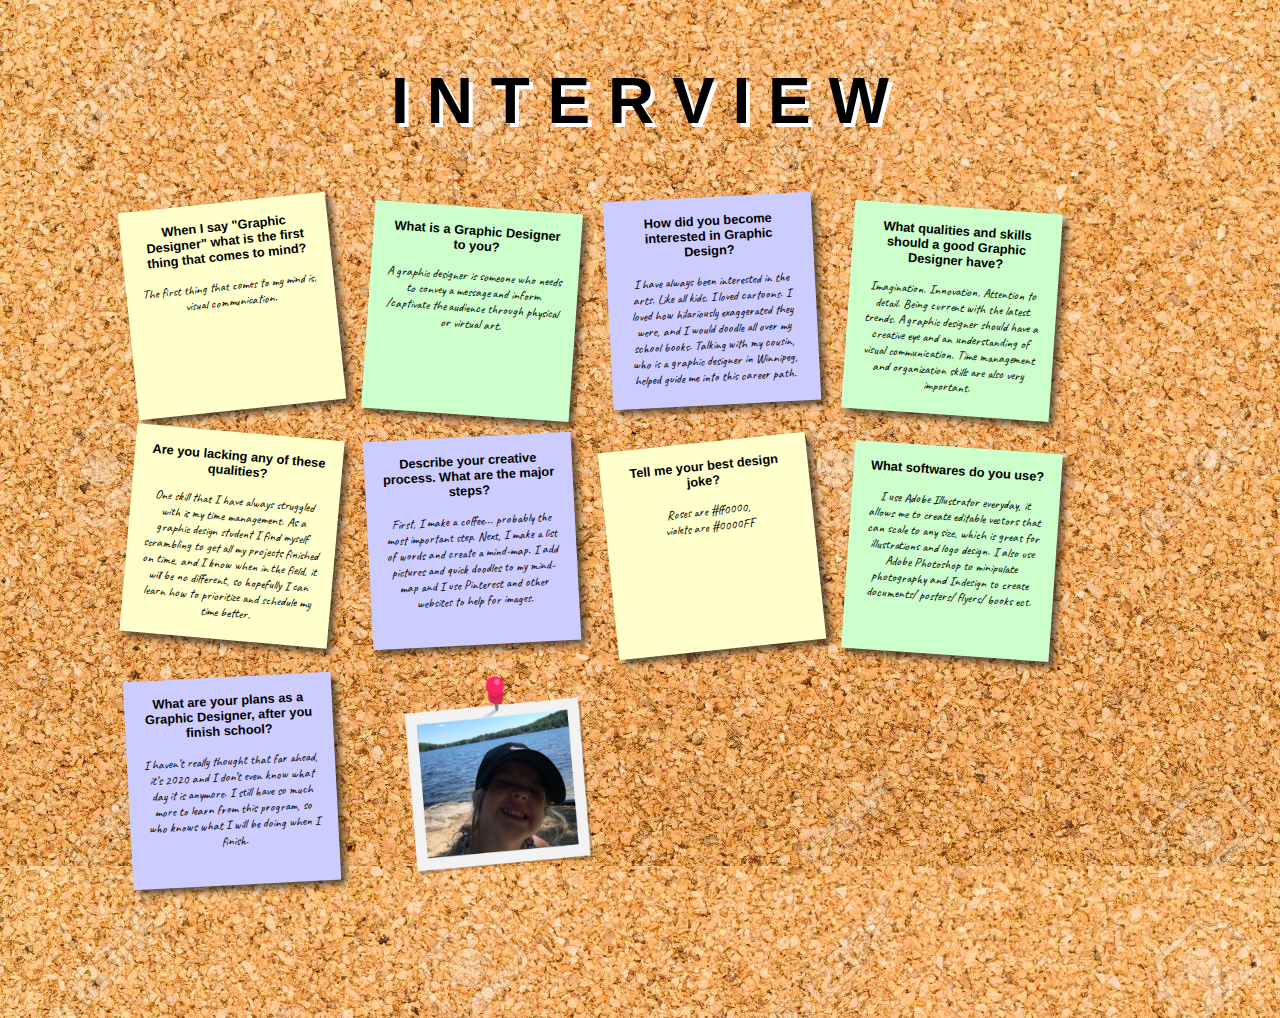
<file: interview/index.html>
<html>

<head>
<meta charset="utf-8">
<title>Interview</title>
<link href="http://fonts.googleapis.com/css?family=Reenie+Beanie:regular" rel="stylesheet" type="text/css"> 
<link rel="preconnect" href="https://fonts.gstatic.com">
<link href="https://fonts.googleapis.com/css2?family=Caveat&display=swap" rel="stylesheet">


<style type="text/css">
*{
  margin:0;
  padding:0;
}
body{
  font-family:arial,sans-serif;
  font-size:100%;
  margin:4em;
  background:#666;
  color:#fff;
  background-image: url('cork.jpg');
}

h1 {
	color:black;
	text-align:center;
	font-weight: 600;
	font-size: 4em;
	text-transform: uppercase;
	text-shadow: 4px 4px white;
}

h2,p {
text-align: center;
  font-size:.64em;
  font-weight:normal;
}
ul,li {
  list-style:none;
}
ul {
  overflow:hidden;
  padding:3em;
}
ul li a{
  text-decoration:none;
  color:#000;
  background:#ffc;
  display:block;
  height:11em;
  width:11em;
  padding:1em;
  -moz-box-shadow:5px 5px 7px rgba(33,33,33,1);
  -webkit-box-shadow: 5px 5px 7px rgba(33,33,33,.7);
  box-shadow: 5px 5px 7px rgba(33,33,33,.7);
  -moz-transition:-moz-transform .15s linear;
  -o-transition:-o-transform .15s linear;
  -webkit-transition:-webkit-transform .15s linear;
}
ul li{
  margin:1em;
  float:left;
}
ul li h2{
  font-size:80%;
  align-self: center;
  font-weight:bold;
  padding-bottom:15px;
}
ul li p{
  font-family:'Caveat', cursive;
  font-size:80%;
  kerning: 0.1em;
}

ul li a{
  -webkit-transform: rotate(-6deg);
  -o-transform: rotate(-6deg);
  -moz-transform:rotate(-6deg);
}
ul li:nth-child(even) a{
  -o-transform:rotate(4deg);
  -webkit-transform:rotate(4deg);
  -moz-transform:rotate(4deg);
  position:relative;
  top:5px;
  background:#cfc;
}
ul li:nth-child(3n) a{
  -o-transform:rotate(-3deg);
  -webkit-transform:rotate(-3deg);
  -moz-transform:rotate(-3deg);
  position:relative;
  top:-5px;
  background:#ccf;
}
ul li:nth-child(5n) a{
  -o-transform:rotate(5deg);
  -webkit-transform:rotate(5deg);
  -moz-transform:rotate(5deg);
  position:relative;
  top:-10px;
}
ul li a:hover,ul li a:focus{
  box-shadow:10px 10px 7px rgba(0,0,0,.7);
  -moz-box-shadow:10px 10px 7px rgba(0,0,0,.7);
  -webkit-box-shadow: 10px 10px 7px rgba(0,0,0,.7);
  -webkit-transform: scale(1.50);
  -moz-transform: scale(1.50);
  -o-transform: scale(1.50);
  position:relative;
  z-index:5;
}
ol{text-align:center;}
ol li{display:inline;padding-right:1em;}
ol li a{color:#fff;}

</style>

</head>


<body>

	<main>
		<header>
			<h1> I n t e r v i e w </h1>
		</header>

  <ul>
    <li>
      <a href="#">
        <h2>When I say "Graphic Designer" what is the first thing that comes to mind?</h2>
        <p>The first thing that comes to my mind is, visual communication.</p>
      </a>
    </li>
    <li>
      <a href="#">
        <h2>What is a Graphic Designer to you?</h2>
        <p>A graphic designer is someone who needs to convey a message and inform /captivate the audience through physical or virtual art.</p>
      </a>
    </li>
    <li>
      <a href="#">
        <h2>How did you become interested in Graphic Design?</h2>
        <p>I have always been interested in the arts. Like all kids, I loved cartoons. I loved how hilariously exaggerated they were, and I would doodle all over my school books. Talking with my cousin, who is a graphic designer in Winnipeg, helped guide me into this career path. </p>
      </a>
    </li>
    <li>
      <a href="#">
        <h2>What qualities and skills should a good Graphic Designer have?</h2>
        <p>Imagination. Innovation. Attention to detail. Being current with the latest trends. A graphic designer should have a creative eye and an understanding of visual communication. Time management and organization skills are also very important.</p>
      </a>
    </li>
    <li>
      <a href="#">
        <h2>Are you lacking any of these qualities?</h2>
        <p>One skill that I have always struggled with is my time management. As a graphic design student I find myself scrambling to get all my projects finished on time, and I know when in the field, it will be no different, so hopefully I can learn how to prioritize and schedule my time better.</p>
      </a>
    </li>
    <li>
      <a href="#">
        <h2>Describe your creative process. What are the major steps?</h2>
        <p>First, I make a coffee... probably the most important step. Next, I make a list of words and create a mind-map. I add pictures and quick doodles to my mind-map and I use Pinterest and other websites to help for images.</p>
      </a>
    </li>
    <li>
      <a href="#">
        <h2>Tell me your best design joke? </h2>
        <p>Roses are #ff0000,</p> <p> violets are #0000FF</p>
      </a>
    </li>
    <li>
      <a href="#">
        <h2>What softwares do you use?</h2>
        <p>I use Adobe Illustrator everyday, it allows me to create editable vectors that can scale to any size, which is great for illustrations and logo design. I also use Adobe Photoshop to minipulate photography and Indesign to create documents/ posters/ flyers/ books ect.</p>
      </a>
    </li>
    <li>
      <a href="#">
        <h2>What are your plans as a Graphic Designer, after you finish school?</h2>
        <p>I haven’t really thought that far ahead, it’s 2020 and I don’t even know what day it is anymore. I still have so much more to learn from this program, so who knows what I will be doing when I finish.</p>
      </a>
    </li>

       <img src="reesepin.png" alt="picture" width="250" height="220">


  </ul>


</body>

</html>
</file>
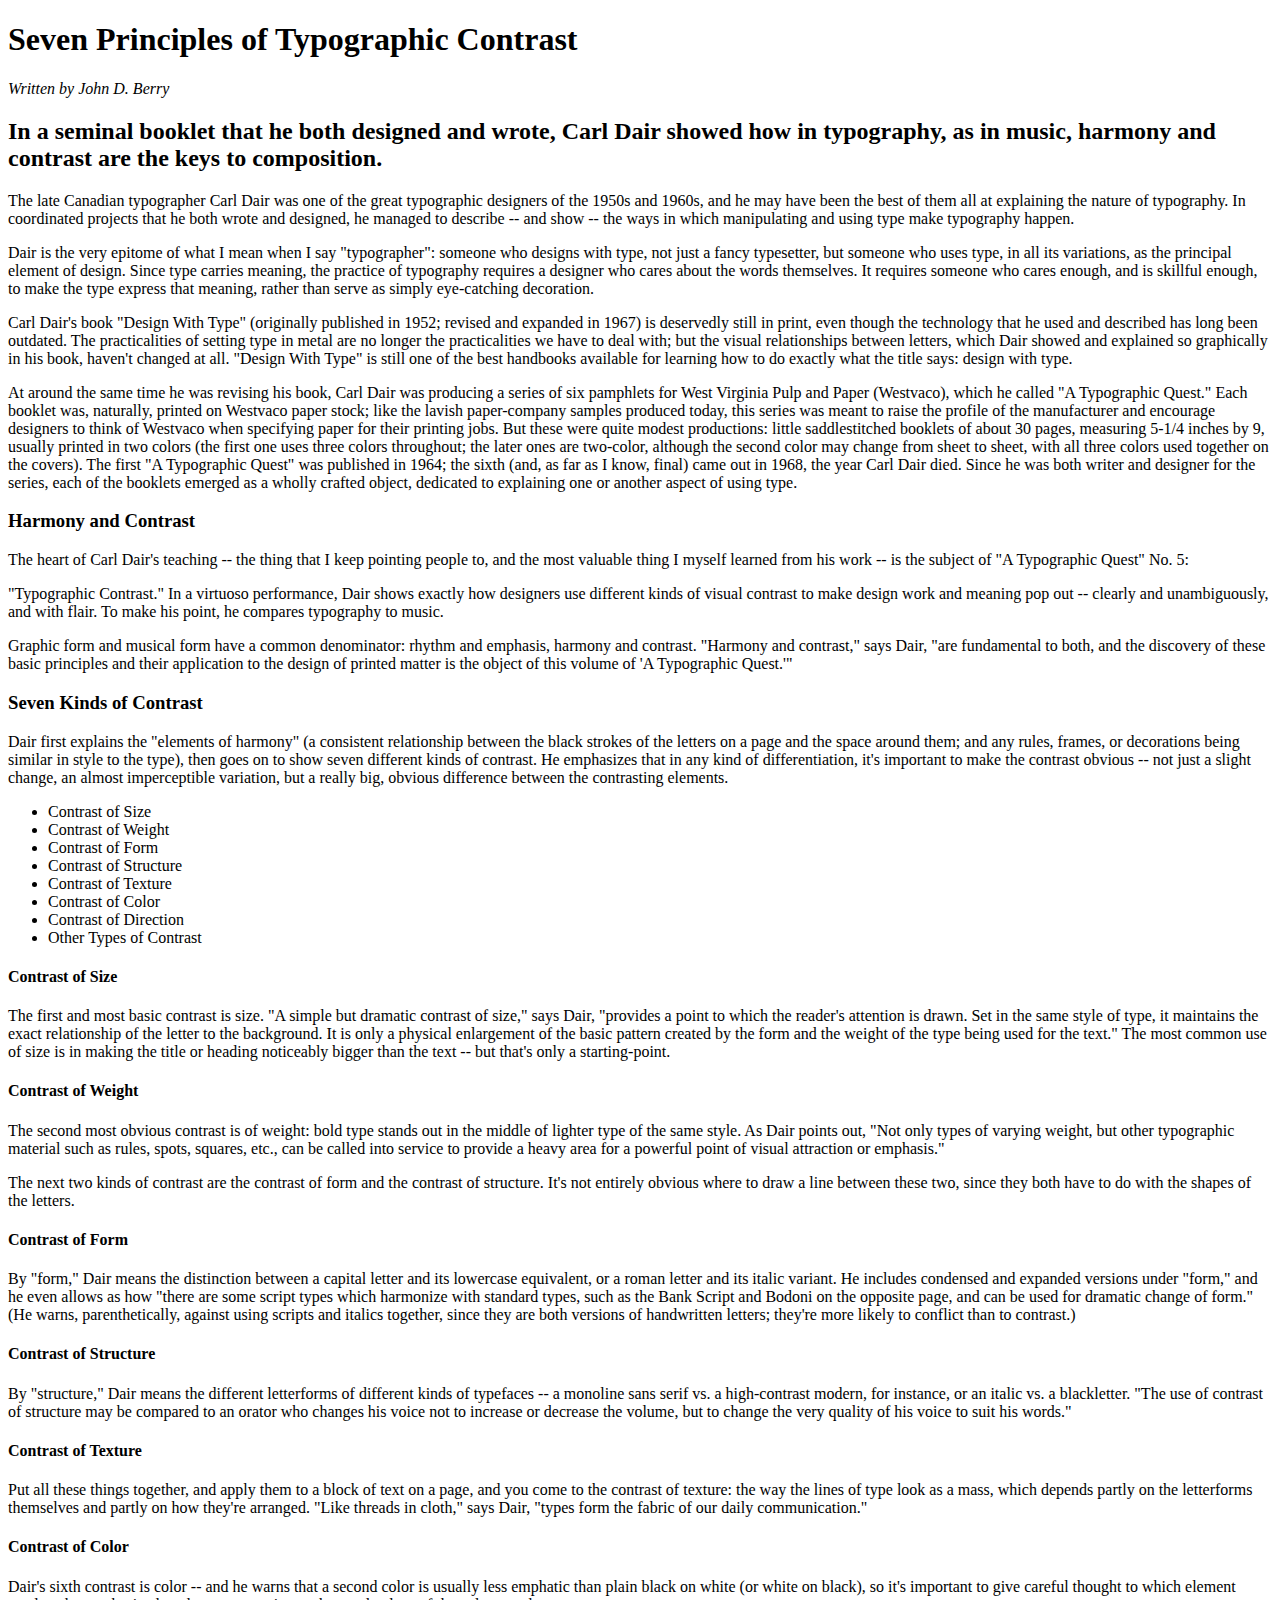
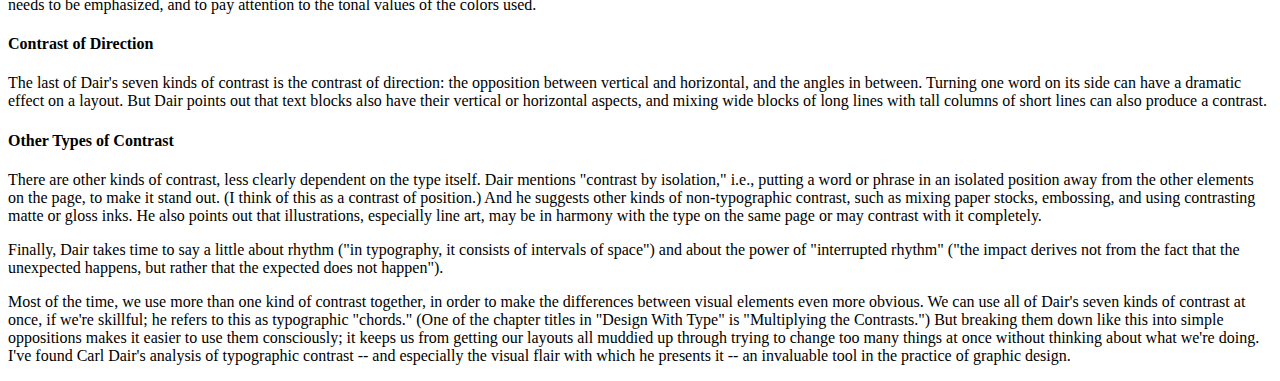
<file: markup/index.html>
<!DOCTYPE html>
<head>
	<title>Seven Principles of Typographic Contrast</title>
</head>
<body>

	<h1>Seven Principles of Typographic Contrast</h1>

	<em>Written by John D. Berry</em>

	<h2>In a seminal booklet that he both designed and wrote, Carl Dair showed how in typography, as in music, harmony and contrast are the keys to composition.</h2>


	<p>The late Canadian typographer Carl Dair was one of the great typographic designers of the 1950s and 1960s, and he may have been the best of them all at explaining the nature of typography. In coordinated projects that he both wrote and designed, he managed to describe -- and show -- the ways in which manipulating and using type make typography happen.</p>

	<p>Dair is the very epitome of what I mean when I say "typographer": someone who designs with type, not just a fancy typesetter, but someone who uses type, in all its variations, as the principal element of design. Since type carries meaning, the practice of typography requires a designer who cares about the words themselves. It requires someone who cares enough, and is skillful enough, to make the type express that meaning, rather than serve as simply eye-catching decoration.</p>

	<p>Carl Dair's book "Design With Type" (originally published in 1952; revised and expanded in 1967) is deservedly still in print, even though the technology that he used and described has long been outdated. The practicalities of setting type in metal are no longer the practicalities we have to deal with; but the visual relationships between letters, which Dair showed and explained so graphically in his book, haven't changed at all. "Design With Type" is still one of the best handbooks available for learning how to do exactly what the title says: design with type.</p>

	<p>At around the same time he was revising his book, Carl Dair was producing a series of six pamphlets for West Virginia Pulp and Paper (Westvaco), which he called "A Typographic Quest." Each booklet was, naturally, printed on Westvaco paper stock; like the lavish paper-company samples produced today, this series was meant to raise the profile of the manufacturer and encourage designers to think of Westvaco when specifying paper for their printing jobs. But these were quite modest productions: little saddlestitched booklets of about 30 pages, measuring 5-1/4 inches by 9, usually printed in two colors (the first one uses three colors throughout; the later ones are two-color, although the second color may change from sheet to sheet, with all three colors used together on the covers). The first "A Typographic Quest" was published in 1964; the sixth (and, as far as I know, final) came out in 1968, the year Carl Dair died. Since he was both writer and designer for the series, each of the booklets emerged as a wholly crafted object, dedicated to explaining one or another aspect of using type. 
	</p>

	<h3>Harmony and Contrast</h3>

	<p>The heart of Carl Dair's teaching -- the thing that I keep pointing people to, and the most valuable thing I myself learned from his work -- is the subject of "A Typographic Quest" No. 5: </p>

	<p>"Typographic Contrast." In a virtuoso performance, Dair shows exactly how designers use different kinds of visual contrast to make design work and meaning pop out -- clearly and unambiguously, and with flair. To make his point, he compares typography to music.</p>

	<p>Graphic form and musical form have a common denominator: rhythm and emphasis, harmony and contrast. "Harmony and contrast," says Dair, "are fundamental to both, and the discovery of these basic principles and their application to the design of printed matter is the object of this volume of 'A Typographic Quest.'"</p>

	<h3>Seven Kinds of Contrast</h3>

	<p>Dair first explains the "elements of harmony" (a consistent relationship between the black strokes of the letters on a page and the space around them; and any rules, frames, or decorations being similar in style to the type), then goes on to show seven different kinds of contrast. He emphasizes that in any kind of differentiation, it's important to make the contrast obvious -- not just a slight change, an almost imperceptible variation, but a really big, obvious difference between the contrasting elements.</p>

	<ul>
		<li>Contrast of Size</li>
		<li>Contrast of Weight</li>
		<li>Contrast of Form</li>
		<li>Contrast of Structure</li>
		<li>Contrast of Texture</li>
		<li>Contrast of Color</li>
		<li>Contrast of Direction</li>
		<li>Other Types of Contrast</li>
	</ul>

	<h4>Contrast of Size</h4>

	<p>The first and most basic contrast is size. "A simple but dramatic contrast of size," says Dair, "provides a point to which the reader's attention is drawn. Set in the same style of type, it maintains the exact relationship of the letter to the background. It is only a physical enlargement of the basic pattern created by the form and the weight of the type being used for the text." The most common use of size is in making the title or heading noticeably bigger than the text -- but that's only a starting-point.</p>

	<h4>Contrast of Weight</h4>

	<p>The second most obvious contrast is of weight: bold type stands out in the middle of lighter type of the same style. As Dair points out, "Not only types of varying weight, but other typographic material such as rules, spots, squares, etc., can be called into service to provide a heavy area for a powerful point of visual attraction or emphasis."</p>

	<p>The next two kinds of contrast are the contrast of form and the contrast of structure. It's not entirely obvious where to draw a line between these two, since they both have to do with the shapes of the letters.</p>

	<h4>Contrast of Form</h4>

	<p>By "form," Dair means the distinction between a capital letter and its lowercase equivalent, or a roman letter and its italic variant. He includes condensed and expanded versions under "form," and he even allows as how "there are some script types which harmonize with standard types, such as the Bank Script and Bodoni on the opposite page, and can be used for dramatic change of form." (He warns, parenthetically, against using scripts and italics together, since they are both versions of handwritten letters; they're more likely to conflict than to contrast.)</p>

	<h4>Contrast of Structure</h4>

	<p>By "structure," Dair means the different letterforms of different kinds of typefaces -- a monoline sans serif vs. a high-contrast modern, for instance, or an italic vs. a blackletter. "The use of contrast of structure may be compared to an orator who changes his voice not to increase or decrease the volume, but to change the very quality of his voice to suit his words."</p>

	<h4>Contrast of Texture</h4>

	<p>Put all these things together, and apply them to a block of text on a page, and you come to the contrast of texture: the way the lines of type look as a mass, which depends partly on the letterforms themselves and partly on how they're arranged. "Like threads in cloth," says Dair, "types form the fabric of our daily communication."</p>

	<h4>Contrast of Color</h4>

	Dair's sixth contrast is color -- and he warns that a second color is usually less emphatic than plain black on white (or white on black), so it's important to give careful thought to which element needs to be emphasized, and to pay attention to the tonal values of the colors used.

	<h4>Contrast of Direction</h4>

	The last of Dair's seven kinds of contrast is the contrast of direction: the opposition between vertical and horizontal, and the angles in between. Turning one word on its side can have a dramatic effect on a layout. But Dair points out that text blocks also have their vertical or horizontal aspects, and mixing wide blocks of long lines with tall columns of short lines can also produce a contrast.

	<h4>Other Types of Contrast</h4>

	<p>There are other kinds of contrast, less clearly dependent on the type itself. Dair mentions "contrast by isolation," i.e., putting a word or phrase in an isolated position away from the other elements on the page, to make it stand out. (I think of this as a contrast of position.) And he suggests other kinds of non-typographic contrast, such as mixing paper stocks, embossing, and using contrasting matte or gloss inks. He also points out that illustrations, especially line art, may be in harmony with the type on the same page or may contrast with it completely.</p>

	<p>Finally, Dair takes time to say a little about rhythm ("in typography, it consists of intervals of space") and about the power of "interrupted rhythm" ("the impact derives not from the fact that the unexpected happens, but rather that the expected does not happen").</p>

	<p>Most of the time, we use more than one kind of contrast together, in order to make the differences between visual elements even more obvious. We can use all of Dair's seven kinds of contrast at once, if we're skillful; he refers to this as typographic "chords." (One of the chapter titles in "Design With Type" is "Multiplying the Contrasts.") But breaking them down like this into simple oppositions makes it easier to use them consciously; it keeps us from getting our layouts all muddied up through trying to change too many things at once without thinking about what we're doing. I've found Carl Dair's analysis of typographic contrast -- and especially the visual flair with which he presents it -- an invaluable tool in the practice of graphic design.</p></body>
</file>
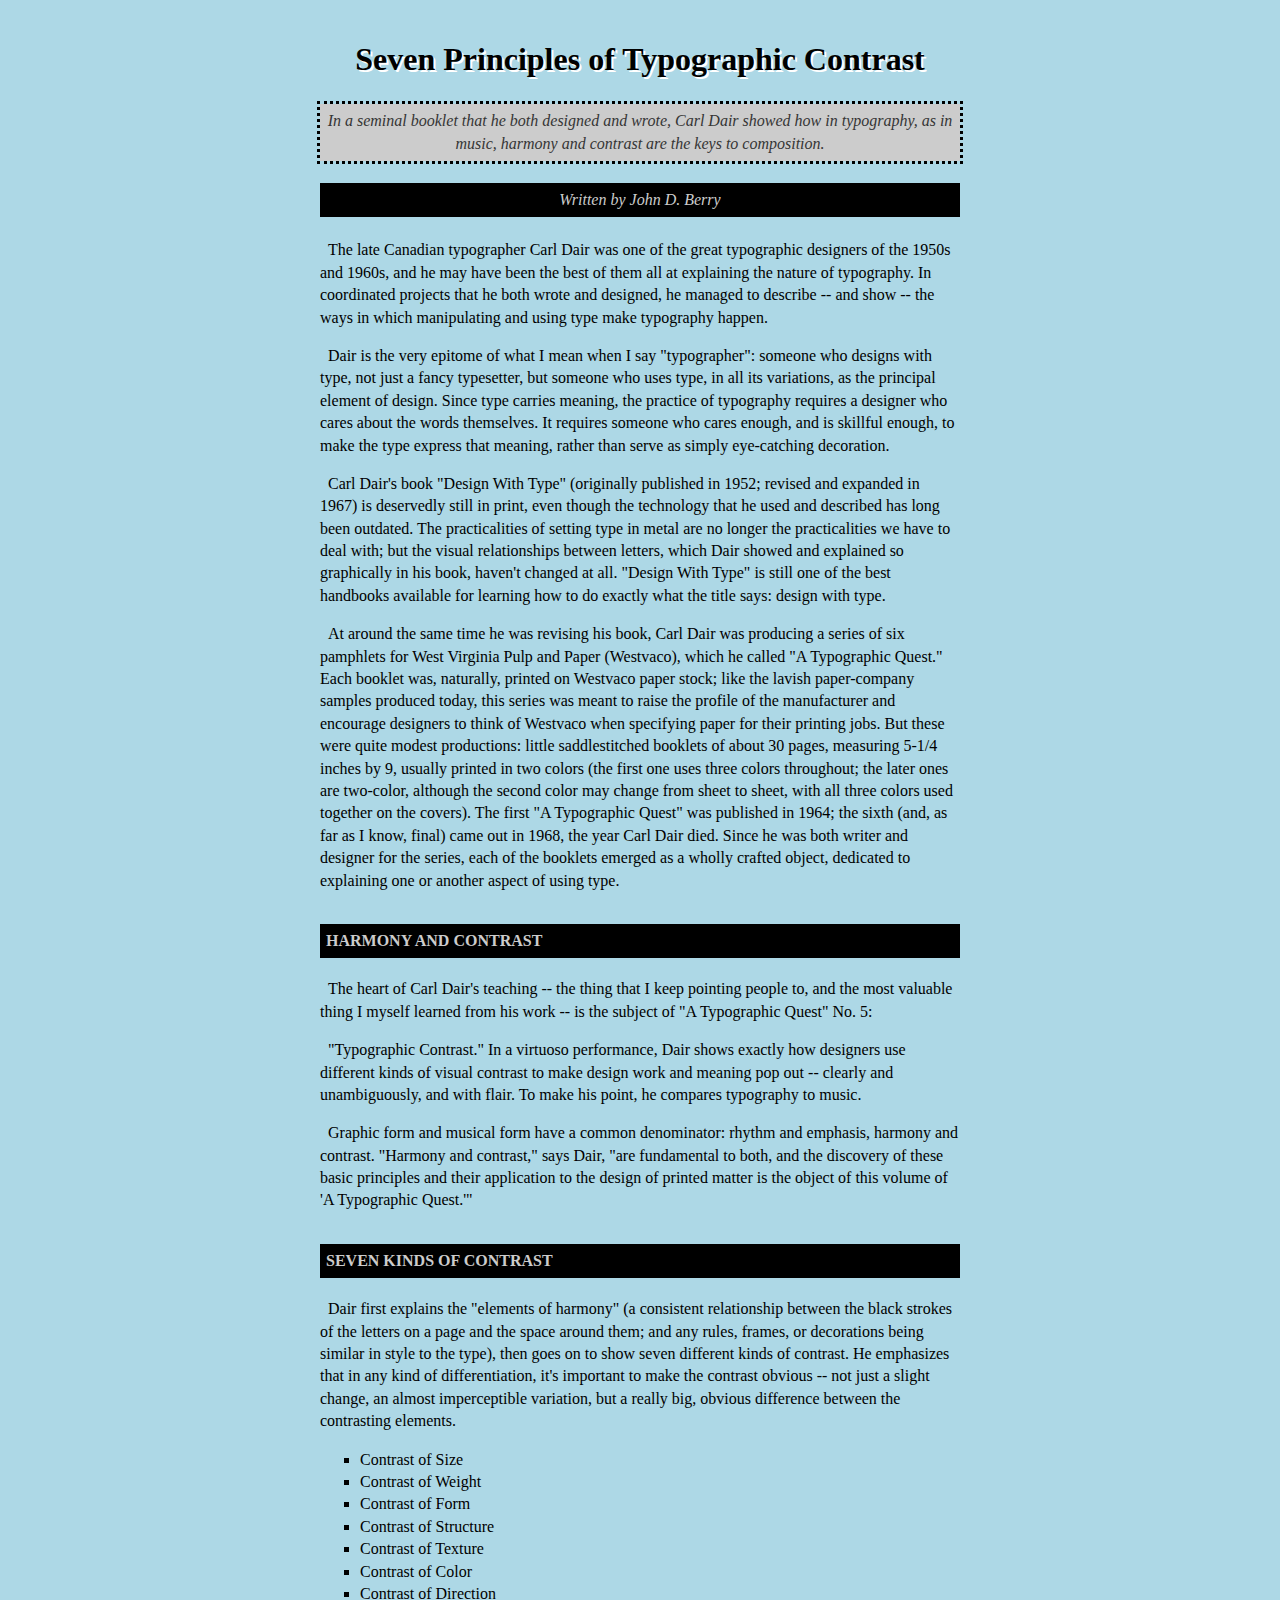
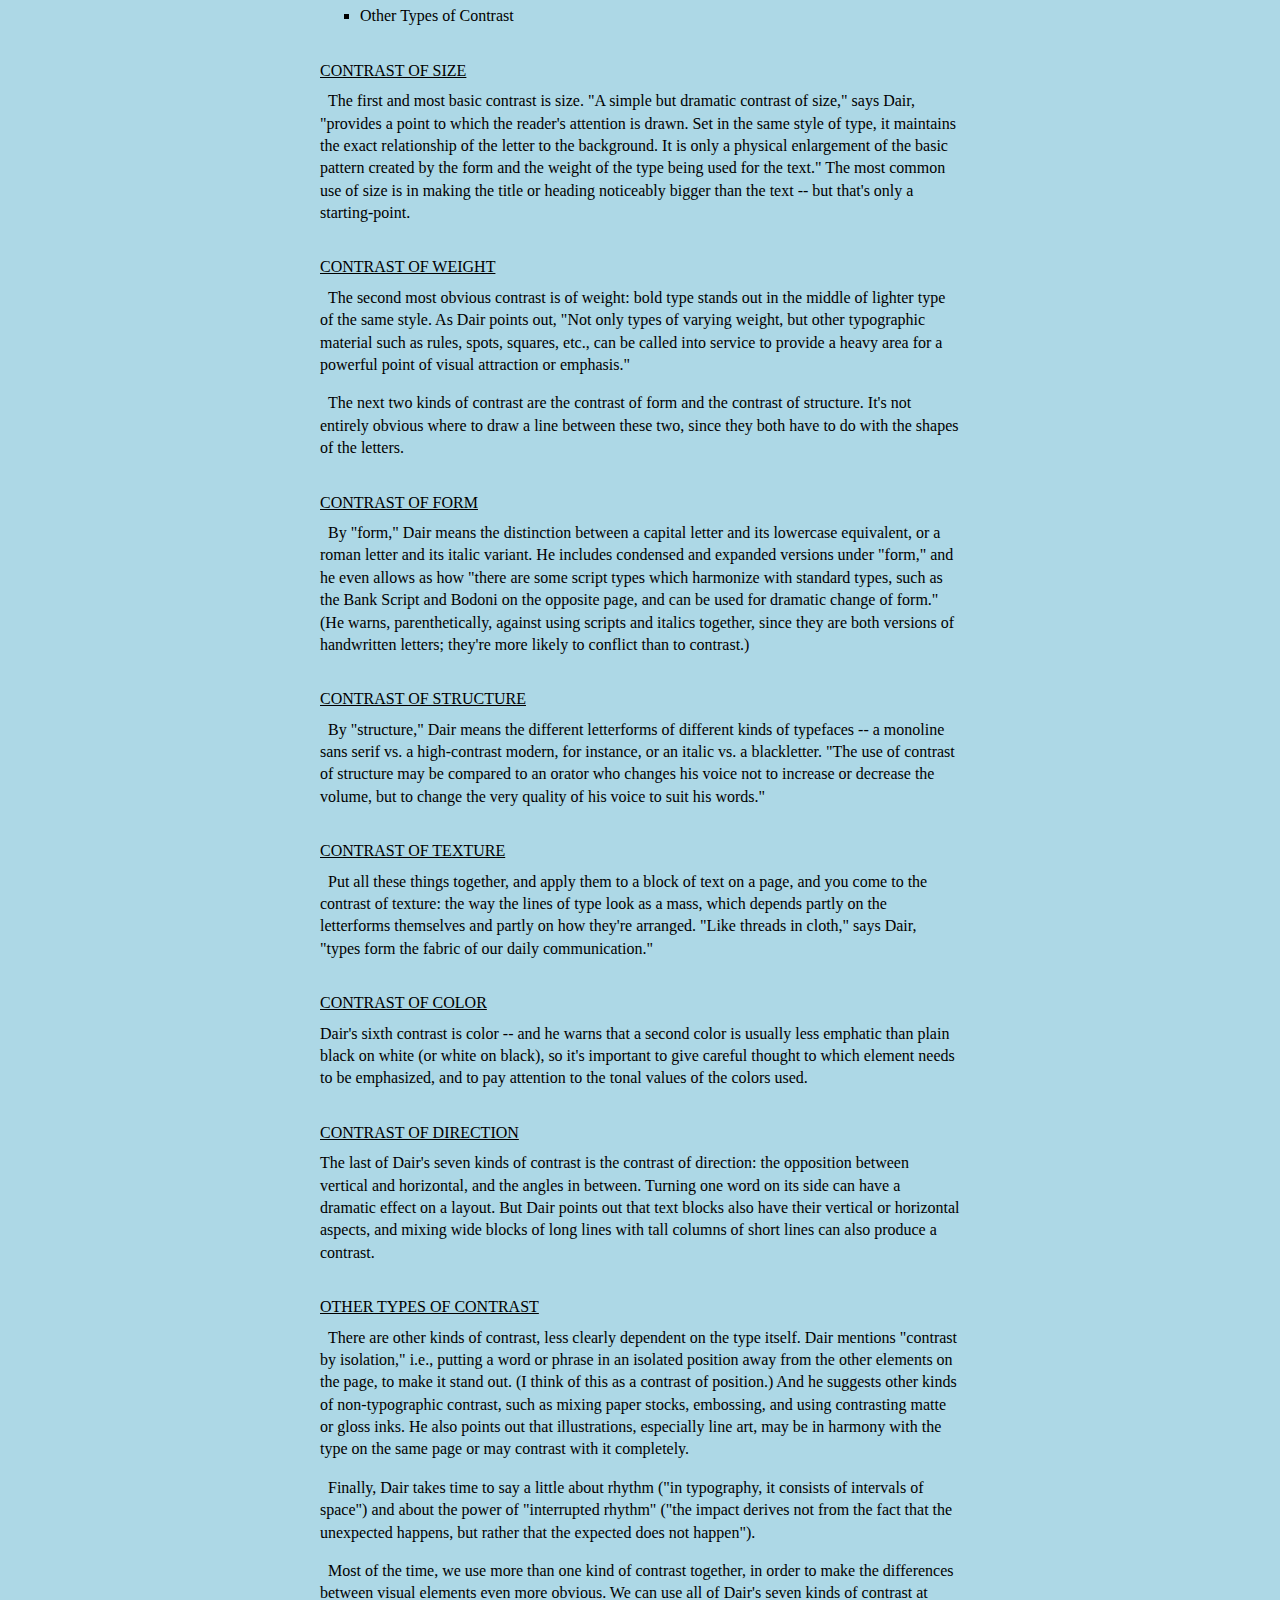
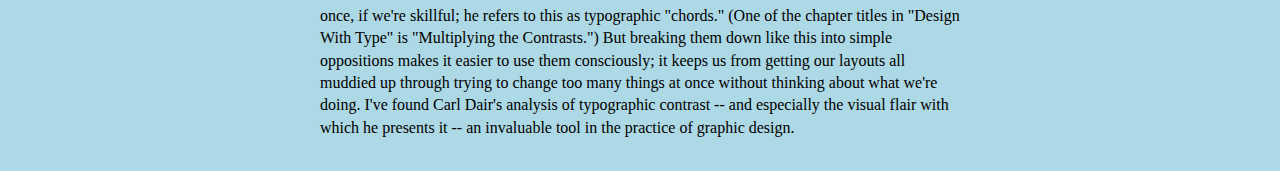
<file: styles/index.html>
<!DOCTYPE html>
<head>
	<title>Seven Principles of Typographic Contrast</title>
	<link rel="stylesheet" href="style.css">
</head>
<body>

	<h1>Seven Principles of Typographic Contrast</h1>

	
	
	<h2>In a seminal booklet that he both designed and wrote, Carl Dair showed how in typography, as in music, harmony and contrast are the keys to composition.</h2>

<em>Written by John D. Berry</em>

	<p>The late Canadian typographer Carl Dair was one of the great typographic designers of the 1950s and 1960s, and he may have been the best of them all at explaining the nature of typography. In coordinated projects that he both wrote and designed, he managed to describe -- and show -- the ways in which manipulating and using type make typography happen.</p>

	<p>Dair is the very epitome of what I mean when I say "typographer": someone who designs with type, not just a fancy typesetter, but someone who uses type, in all its variations, as the principal element of design. Since type carries meaning, the practice of typography requires a designer who cares about the words themselves. It requires someone who cares enough, and is skillful enough, to make the type express that meaning, rather than serve as simply eye-catching decoration.</p>

	<p>Carl Dair's book "Design With Type" (originally published in 1952; revised and expanded in 1967) is deservedly still in print, even though the technology that he used and described has long been outdated. The practicalities of setting type in metal are no longer the practicalities we have to deal with; but the visual relationships between letters, which Dair showed and explained so graphically in his book, haven't changed at all. "Design With Type" is still one of the best handbooks available for learning how to do exactly what the title says: design with type.</p>

	<p>At around the same time he was revising his book, Carl Dair was producing a series of six pamphlets for West Virginia Pulp and Paper (Westvaco), which he called "A Typographic Quest." Each booklet was, naturally, printed on Westvaco paper stock; like the lavish paper-company samples produced today, this series was meant to raise the profile of the manufacturer and encourage designers to think of Westvaco when specifying paper for their printing jobs. But these were quite modest productions: little saddlestitched booklets of about 30 pages, measuring 5-1/4 inches by 9, usually printed in two colors (the first one uses three colors throughout; the later ones are two-color, although the second color may change from sheet to sheet, with all three colors used together on the covers). The first "A Typographic Quest" was published in 1964; the sixth (and, as far as I know, final) came out in 1968, the year Carl Dair died. Since he was both writer and designer for the series, each of the booklets emerged as a wholly crafted object, dedicated to explaining one or another aspect of using type. 
	</p>

	<h3>Harmony and Contrast</h3>

	<p>The heart of Carl Dair's teaching -- the thing that I keep pointing people to, and the most valuable thing I myself learned from his work -- is the subject of "A Typographic Quest" No. 5: </p>

	<p>"Typographic Contrast." In a virtuoso performance, Dair shows exactly how designers use different kinds of visual contrast to make design work and meaning pop out -- clearly and unambiguously, and with flair. To make his point, he compares typography to music.</p>

	<p>Graphic form and musical form have a common denominator: rhythm and emphasis, harmony and contrast. "Harmony and contrast," says Dair, "are fundamental to both, and the discovery of these basic principles and their application to the design of printed matter is the object of this volume of 'A Typographic Quest.'"</p>

	<h3>Seven Kinds of Contrast</h3>

	<p>Dair first explains the "elements of harmony" (a consistent relationship between the black strokes of the letters on a page and the space around them; and any rules, frames, or decorations being similar in style to the type), then goes on to show seven different kinds of contrast. He emphasizes that in any kind of differentiation, it's important to make the contrast obvious -- not just a slight change, an almost imperceptible variation, but a really big, obvious difference between the contrasting elements.</p>

	<ul>
		<li>Contrast of Size</li>
		<li>Contrast of Weight</li>
		<li>Contrast of Form</li>
		<li>Contrast of Structure</li>
		<li>Contrast of Texture</li>
		<li>Contrast of Color</li>
		<li>Contrast of Direction</li>
		<li>Other Types of Contrast</li>
	</ul>

	<h4>Contrast of Size</h4>

	<p>The first and most basic contrast is size. "A simple but dramatic contrast of size," says Dair, "provides a point to which the reader's attention is drawn. Set in the same style of type, it maintains the exact relationship of the letter to the background. It is only a physical enlargement of the basic pattern created by the form and the weight of the type being used for the text." The most common use of size is in making the title or heading noticeably bigger than the text -- but that's only a starting-point.</p>

	<h4>Contrast of Weight</h4>

	<p>The second most obvious contrast is of weight: bold type stands out in the middle of lighter type of the same style. As Dair points out, "Not only types of varying weight, but other typographic material such as rules, spots, squares, etc., can be called into service to provide a heavy area for a powerful point of visual attraction or emphasis."</p>

	<p>The next two kinds of contrast are the contrast of form and the contrast of structure. It's not entirely obvious where to draw a line between these two, since they both have to do with the shapes of the letters.</p>

	<h4>Contrast of Form</h4>

	<p>By "form," Dair means the distinction between a capital letter and its lowercase equivalent, or a roman letter and its italic variant. He includes condensed and expanded versions under "form," and he even allows as how "there are some script types which harmonize with standard types, such as the Bank Script and Bodoni on the opposite page, and can be used for dramatic change of form." (He warns, parenthetically, against using scripts and italics together, since they are both versions of handwritten letters; they're more likely to conflict than to contrast.)</p>

	<h4>Contrast of Structure</h4>

	<p>By "structure," Dair means the different letterforms of different kinds of typefaces -- a monoline sans serif vs. a high-contrast modern, for instance, or an italic vs. a blackletter. "The use of contrast of structure may be compared to an orator who changes his voice not to increase or decrease the volume, but to change the very quality of his voice to suit his words."</p>

	<h4>Contrast of Texture</h4>

	<p>Put all these things together, and apply them to a block of text on a page, and you come to the contrast of texture: the way the lines of type look as a mass, which depends partly on the letterforms themselves and partly on how they're arranged. "Like threads in cloth," says Dair, "types form the fabric of our daily communication."</p>

	<h4>Contrast of Color</h4>

	Dair's sixth contrast is color -- and he warns that a second color is usually less emphatic than plain black on white (or white on black), so it's important to give careful thought to which element needs to be emphasized, and to pay attention to the tonal values of the colors used.

	<h4>Contrast of Direction</h4>

	The last of Dair's seven kinds of contrast is the contrast of direction: the opposition between vertical and horizontal, and the angles in between. Turning one word on its side can have a dramatic effect on a layout. But Dair points out that text blocks also have their vertical or horizontal aspects, and mixing wide blocks of long lines with tall columns of short lines can also produce a contrast.

	<h4>Other Types of Contrast</h4>

	<p>There are other kinds of contrast, less clearly dependent on the type itself. Dair mentions "contrast by isolation," i.e., putting a word or phrase in an isolated position away from the other elements on the page, to make it stand out. (I think of this as a contrast of position.) And he suggests other kinds of non-typographic contrast, such as mixing paper stocks, embossing, and using contrasting matte or gloss inks. He also points out that illustrations, especially line art, may be in harmony with the type on the same page or may contrast with it completely.</p>

	<p>Finally, Dair takes time to say a little about rhythm ("in typography, it consists of intervals of space") and about the power of "interrupted rhythm" ("the impact derives not from the fact that the unexpected happens, but rather that the expected does not happen").</p>

	<p>Most of the time, we use more than one kind of contrast together, in order to make the differences between visual elements even more obvious. We can use all of Dair's seven kinds of contrast at once, if we're skillful; he refers to this as typographic "chords." (One of the chapter titles in "Design With Type" is "Multiplying the Contrasts.") But breaking them down like this into simple oppositions makes it easier to use them consciously; it keeps us from getting our layouts all muddied up through trying to change too many things at once without thinking about what we're doing. I've found Carl Dair's analysis of typographic contrast -- and especially the visual flair with which he presents it -- an invaluable tool in the practice of graphic design.</p></body>
</file>
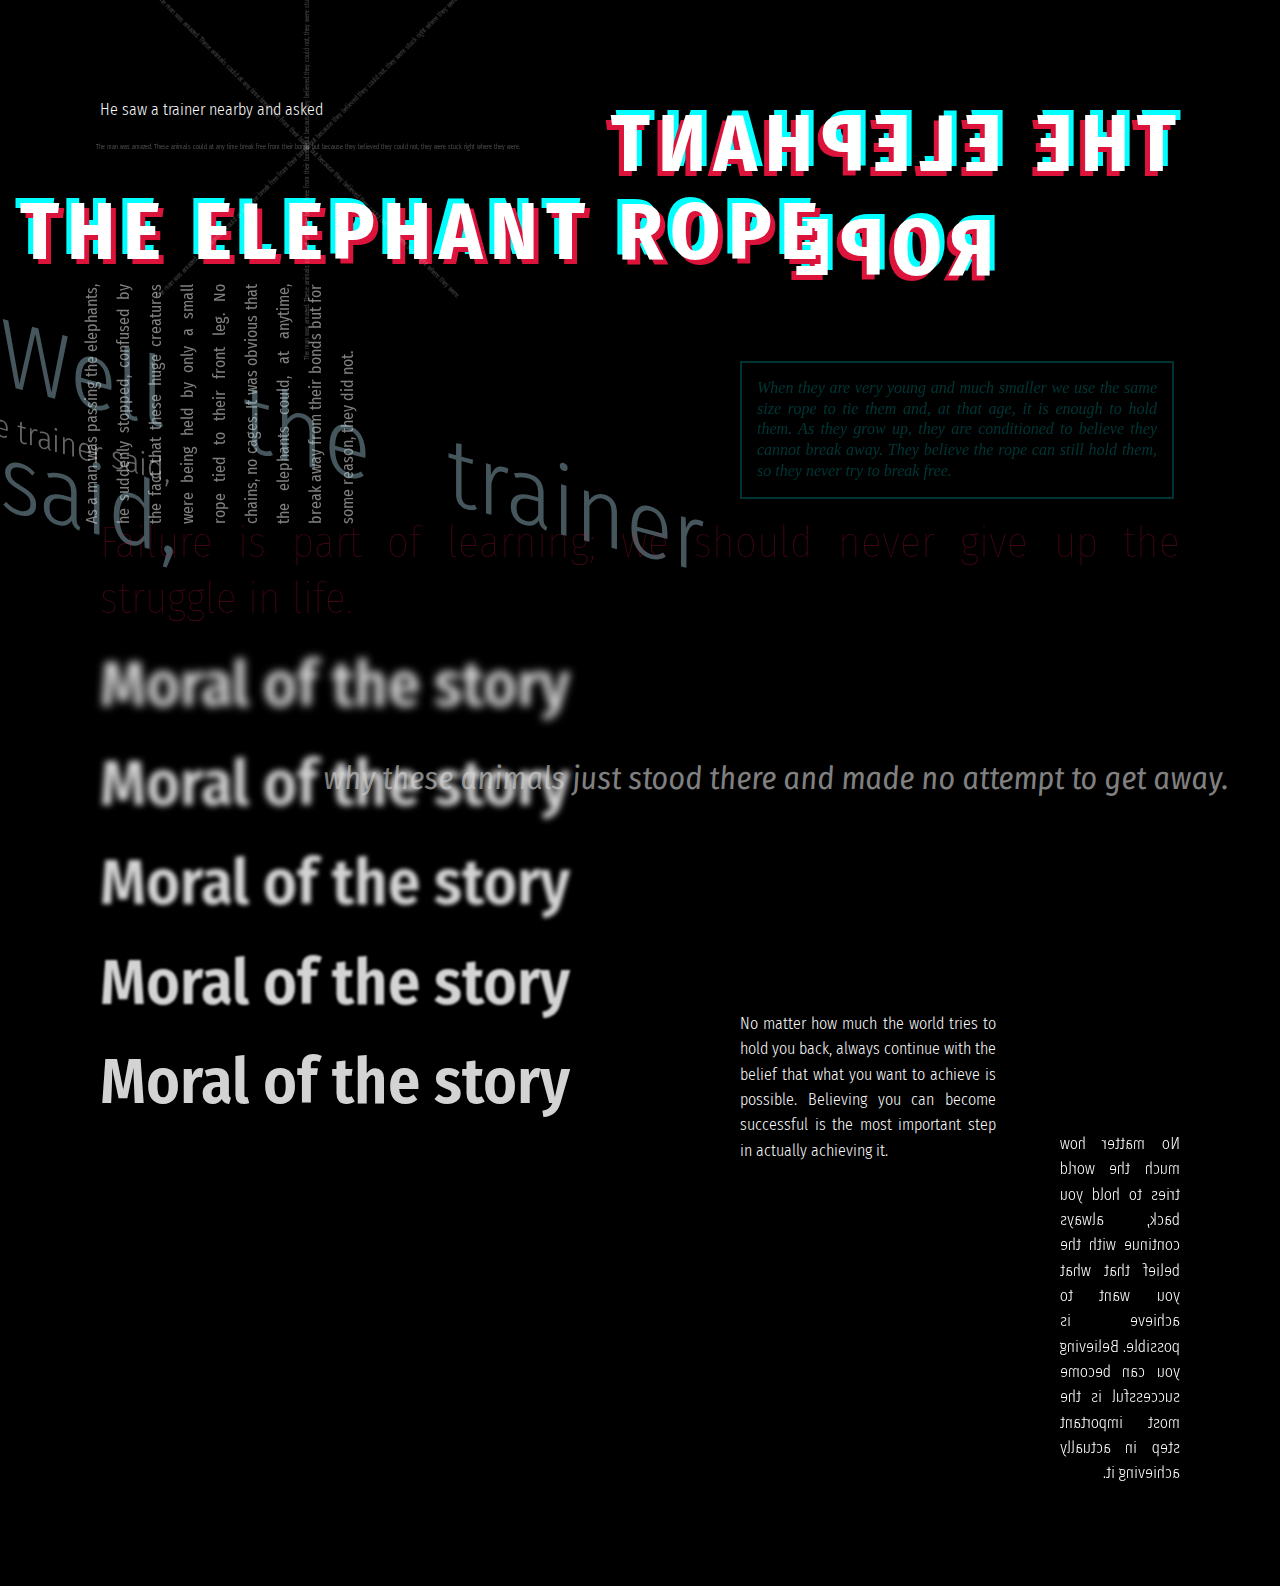
<file: type/index.html>
<!DOCTYPE html>
<head>
	<title>Type</title>
	<link rel="stylesheet" href="styles.css">
	<link href="https://fonts.googleapis.com/css2?family=Fira+Sans+Condensed:ital,wght@0,400;0,600;0,700;1,300&display=swap" rel="stylesheet">
	<link href="https://fonts.googleapis.com/css2?family=Josefin+Slab&display=swap" rel="stylesheet">
</head>
	<div class="text-box">
	<h1> <span class="letter1">THE ELEPHANT ROPE</span> </h1>

</div>
<body>
	<main>

	<p><h1> <span class="letter2">THE ELEPHANT ROPE</span> </h1></p>

		<p><span class="info">As a man was passing the elephants, he suddenly stopped, confused by the fact that these huge creatures were being held by only a small rope tied to their front leg. No chains, no cages. It was obvious that the elephants could, at anytime, break away from their bonds but for some reason, they did not.</span></p>

		<p>He saw a trainer nearby and asked <span class="info2">why these animals just stood there and made no attempt to get away.<p></span> 


		<p><span class="letter3">Well the trainer said, </span></p>
		<p><span class="letter33">Well the trainer said, </span></p>

		<div class="a"><span class="other-font">When they are very young and much smaller we use the same size rope to tie them and, at that age, it is enough to hold them. As they grow up, they are conditioned to believe they cannot break away. They believe the rope can still hold them, so they never try to break free.</span></div class="a">

		<p><span class="letter4">The man was amazed. These animals could at any time break free from their bonds but because they believed they could not, they were stuck right where they were.</span></p>

		<p><span class="letter5">The man was amazed. These animals could at any time break free from their bonds but because they believed they could not, they were stuck right where they were.</span></p>

		<p><span class="letter6">The man was amazed. These animals could at any time break free from their bonds but because they believed they could not, they were stuck right where they were.</span></p>

		<p><span class="letter7">The man was amazed. These animals could at any time break free from their bonds but because they believed they could not, they were stuck right where they were.</span></p>


		<p> <span class="important">Failure is part of learning; we should never give up the struggle in life.</span> </p>

		<p><span class="moral">Moral of the story</span></p>
		<p><span class="moral2">Moral of the story</span></p>
		<p><span class="moral3">Moral of the story</span></p>
		<p><span class="moral4">Moral of the story</span></p>
		<p><span class="moral5">Moral of the story</span></p>

		<p><span class=center>No matter how much the world tries to hold you back, always continue with the belief that what you want to achieve is possible. Believing you can become successful is the most important step in actually achieving it.</span></p>

		<p><span class=center2>No matter how much the world tries to hold you back, always continue with the belief that what you want to achieve is possible. Believing you can become successful is the most important step in actually achieving it.</span></p>
	</main>
</body>
</file>
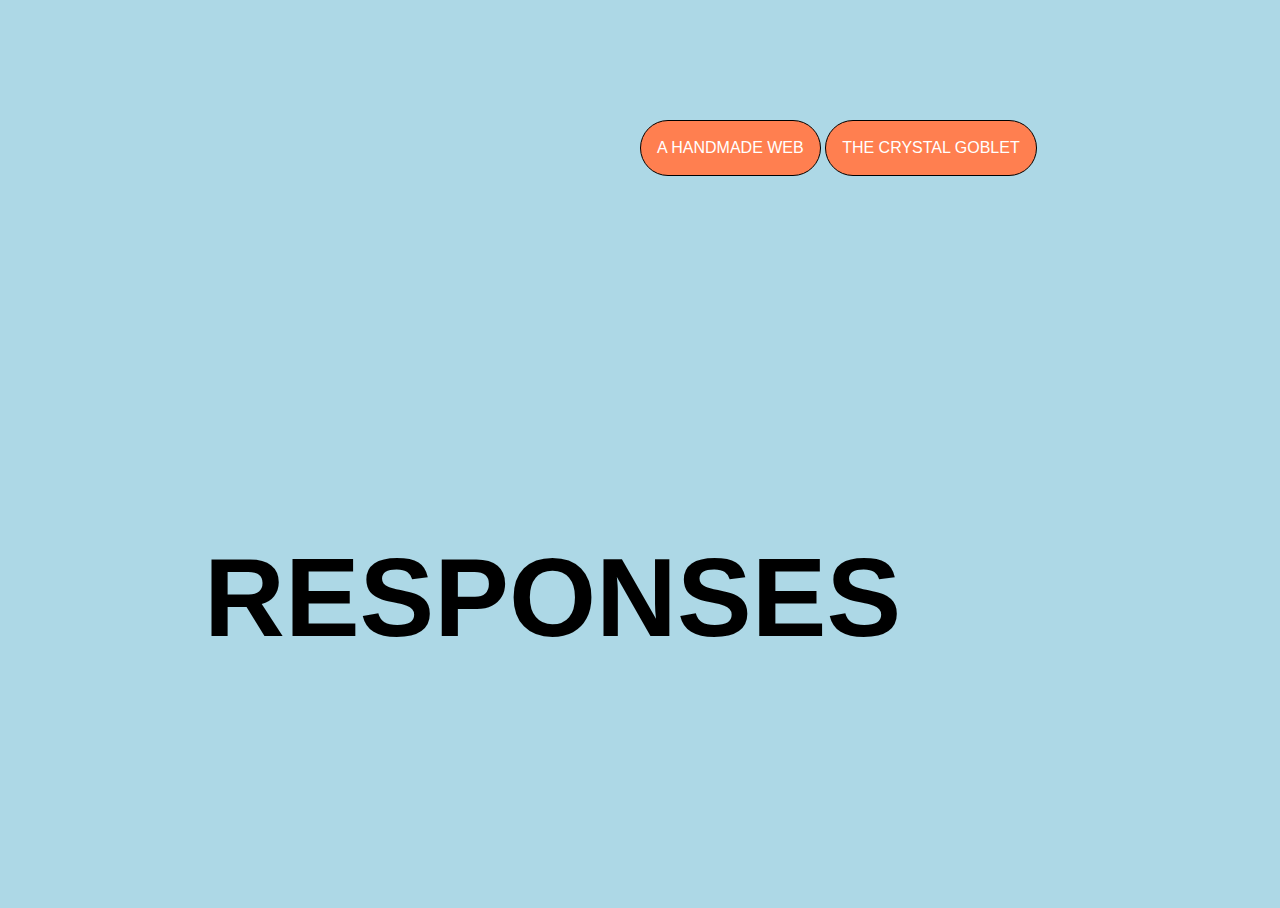
<file: responses/responses/index.html>
<!DOCTYPE html>
<head>
	<title>Responses</title>
	<link rel="stylesheet" href="style.css">
	<meta name="viewport" content="width=device-width">
</head>
<body>
	<main>
		
		<div class="grid">

			<div class="item">
				<h1>Responses</h1>
			</div> <!-- end item -->

			<div class="item">
				<a href="response1.html" class="button">A Handmade Web</a>
				<a href="response2.html" class="button">The Crystal Goblet</a>
			</div> <!-- /end item -->

		</div> <!-- /end grid -->

	</main>
</body>
</file>
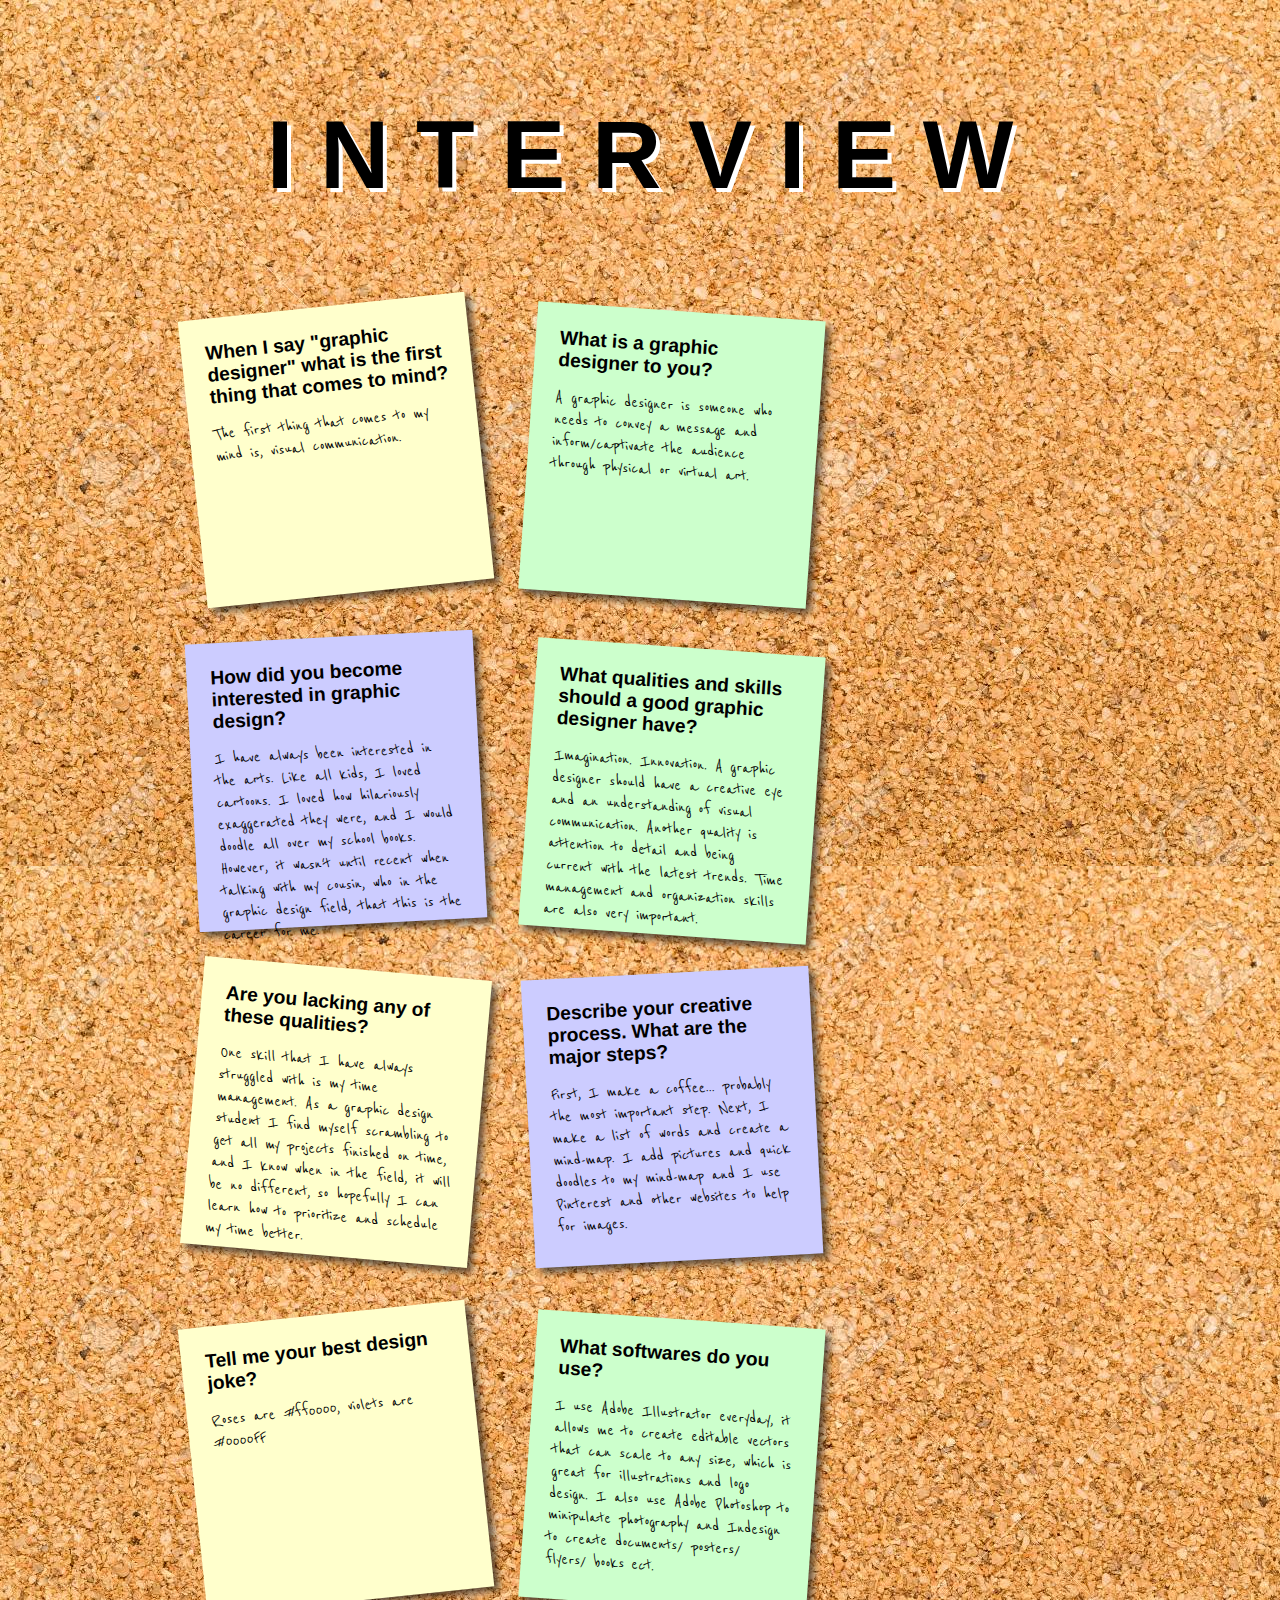
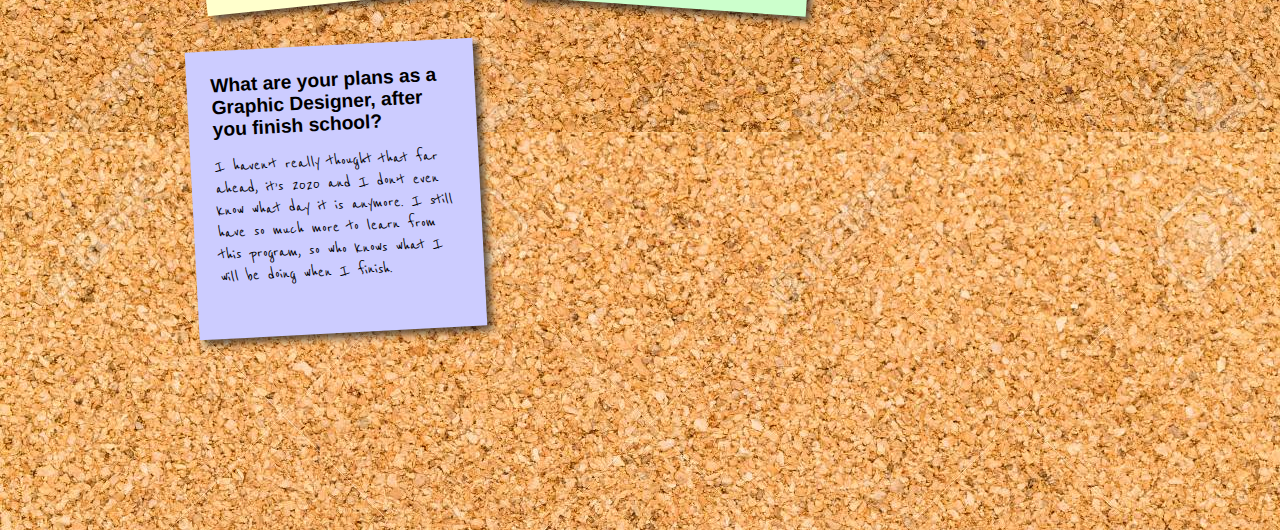
<file: interview/class.html>
<html>

<head>
<meta charset="utf-8">
<title>Sticky notes using CSS3 and Google Fonts (Step 5)</title>
<link href="http://fonts.googleapis.com/css?family=Reenie+Beanie:regular" rel="stylesheet" type="text/css"> 

<iframe width="0" height="0" src="https://www.youtube.com/watch?v=Qke5nXmq8TA">
</iframe>
		
<style type="text/css">
*{
  margin:0;
  padding:0;
}
body{
  font-family:arial,sans-serif;
  font-size:150%;
  margin:4em;
  background:#666;
  color:#fff;
  background-image: url('cork.jpg');
}

h1 {
	color:black;
	text-align:center;
	font-weight: 600;
	font-size: 4em;
	text-transform: uppercase;
	text-shadow: 4px 4px white;
}

h2,p {
  font-size:.7em;
  font-weight:normal;
}
ul,li {
  list-style:none;
}
ul {
  overflow:hidden;
  padding:3em;
}
ul li a{
  text-decoration:none;
  color:#000;
  background:#ffc;
  display:block;
  height:10em;
  width:10em;
  padding:1em;
  -moz-box-shadow:5px 5px 7px rgba(33,33,33,1);
  -webkit-box-shadow: 5px 5px 7px rgba(33,33,33,.7);
  box-shadow: 5px 5px 7px rgba(33,33,33,.7);
  -moz-transition:-moz-transform .15s linear;
  -o-transition:-o-transform .15s linear;
  -webkit-transition:-webkit-transform .15s linear;
}
ul li{
  margin:1em;
  float:left;
}
ul li h2{
  font-size:80%;
  align-self: center;
  font-weight:bold;
  padding-bottom:15px;
}
ul li p{
  font-family:"Reenie Beanie",arial,sans-serif;
  font-size:80%;
}
ul li a{
  -webkit-transform: rotate(-6deg);
  -o-transform: rotate(-6deg);
  -moz-transform:rotate(-6deg);
}
ul li:nth-child(even) a{
  -o-transform:rotate(4deg);
  -webkit-transform:rotate(4deg);
  -moz-transform:rotate(4deg);
  position:relative;
  top:5px;
  background:#cfc;
}
ul li:nth-child(3n) a{
  -o-transform:rotate(-3deg);
  -webkit-transform:rotate(-3deg);
  -moz-transform:rotate(-3deg);
  position:relative;
  top:-5px;
  background:#ccf;
}
ul li:nth-child(5n) a{
  -o-transform:rotate(5deg);
  -webkit-transform:rotate(5deg);
  -moz-transform:rotate(5deg);
  position:relative;
  top:-10px;
}
ul li a:hover,ul li a:focus{
  box-shadow:10px 10px 7px rgba(0,0,0,.7);
  -moz-box-shadow:10px 10px 7px rgba(0,0,0,.7);
  -webkit-box-shadow: 10px 10px 7px rgba(0,0,0,.7);
  -webkit-transform: scale(1.25);
  -moz-transform: scale(1.25);
  -o-transform: scale(1.25);
  position:relative;
  z-index:5;
}
ol{text-align:center;}
ol li{display:inline;padding-right:1em;}
ol li a{color:#fff;}

</style>

</head>






<body>

	<main>
		<header>
			<h1> I n t e r v i e w </h1>
		</header>

  <ul>
    <li>
      <a href="#">
        <h2>When I say "graphic designer" what is the first thing that comes to mind?</h2>
        <p>The first thing that comes to my mind is, visual communication.</p>
      </a>
    </li>
    <li>
      <a href="#">
        <h2>What is a graphic designer to you?</h2>
        <p>A graphic designer is someone who needs to convey a message and inform/captivate the audience through physical or virtual art.</p>
      </a>
    </li>
    <li>
      <a href="#">
        <h2>How did you become interested in graphic design?</h2>
        <p>I have always been interested in the arts. Like all kids, I loved cartoons. I loved how hilariously exaggerated they were, and I would doodle all over my school books. However, it wasn't until recent when talking with my cousin, who in the graphic design field, that this is the career for me. </p>
      </a>
    </li>
    <li>
      <a href="#">
        <h2>What qualities and skills should a good graphic designer have?</h2>
        <p>Imagination. Innovation. A graphic designer should have a creative eye and an understanding of visual communication. Another quality is attention to detail and being current with the latest trends. Time management and organization skills are also very important.</p>
      </a>
    </li>
    <li>
      <a href="#">
        <h2>Are you lacking any of these qualities?</h2>
        <p>One skill that I have always struggled with is my time management. As a graphic design student I find myself scrambling to get all my projects finished on time, and I know when in the field, it will be no different, so hopefully I can learn how to prioritize and schedule my time better.</p>
      </a>
    </li>
    <li>
      <a href="#">
        <h2>Describe your creative process. What are the major steps?</h2>
        <p>First, I make a coffee... probably the most important step. Next, I make a list of words and create a mind-map. I add pictures and quick doodles to my mind-map and I use Pinterest and other websites to help for images.</p>
      </a>
    </li>
    <li>
      <a href="#">
        <h2>Tell me your best design joke? </h2>
        <p>Roses are #ff0000, violets are #0000FF</p>
      </a>
    </li>
    <li>
      <a href="#">
        <h2>What softwares do you use?</h2>
        <p>I use Adobe Illustrator everyday, it allows me to create editable vectors that can scale to any size, which is great for illustrations and logo design. I also use Adobe Photoshop to minipulate photography and Indesign to create documents/ posters/ flyers/ books ect.</p>
      </a>
    </li>
    <li>
      <a href="#">
        <h2>What are your plans as a Graphic Designer, after you finish school?</h2>
        <p>I haven’t really thought that far ahead, it’s 2020 and I don’t even know what day it is anymore. I still have so much more to learn from this program, so who knows what I will be doing when I finish.</p>
      </a>
    </li>
  </ul>

</body>

</html>
</file>
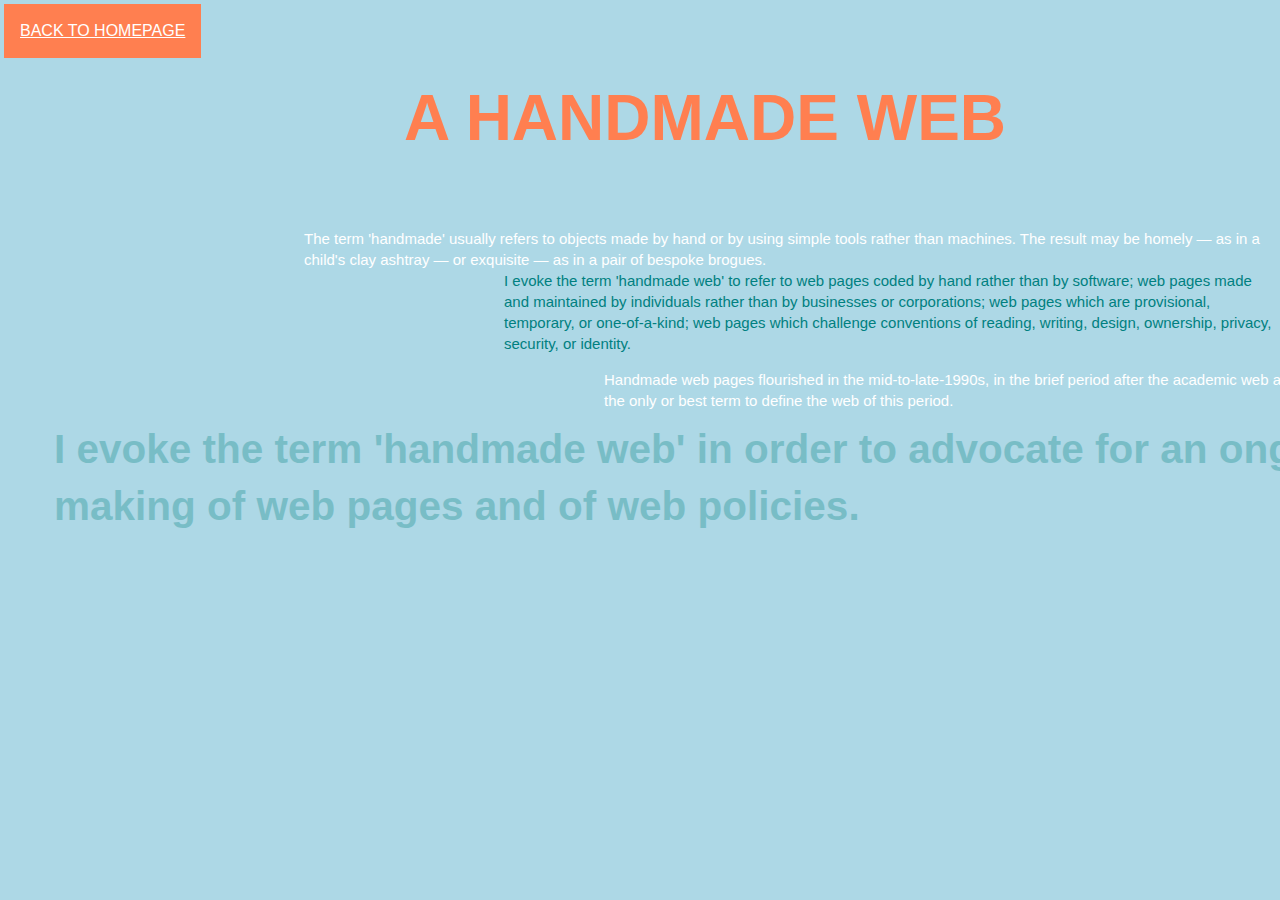
<file: responses/responses/response1.html>
<!DOCTYPE html>
<head>
	<title>Responses | A Handmade Web</title>
	<link rel="stylesheet" href="style.css">
	<meta name="viewport" content="width=device-width">
</head>
<body class="Handmade">
	<main>

			<div class="item">
				<a href="index.html">Back to homepage</a>
			</div> <!-- /end item -->


			<div class="item">
				<h1>A Handmade Web</h1>
				<div class= "handmadetype">The term 'handmade' usually refers to objects made by hand or by using simple tools rather than machines. The result may be homely — as in a child's clay ashtray — or exquisite — as in a pair of bespoke brogues.</div>

				<div class= "handmadetype2"> I evoke the term 'handmade web' to refer to web pages coded by hand rather than by software; web pages made and maintained by individuals rather than by businesses or corporations; web pages which are provisional, temporary, or one-of-a-kind; web pages which challenge conventions of reading, writing, design, ownership, privacy, security, or identity.</p>

				<div class= "handmadetype3"> Handmade web pages flourished in the mid-to-late-1990s, in the brief period after the academic web and before the corporate web. ‘Handmade’ is by no means the only or best term to define the web of this period.</div>

				<div class="handmadetype4"> I evoke the term 'handmade web' in order to advocate for an ongoing active engagement with the making of web pages and of web policies. </div>

		</div> <!-- /end item -->



		

	</main>
</body>
</file>
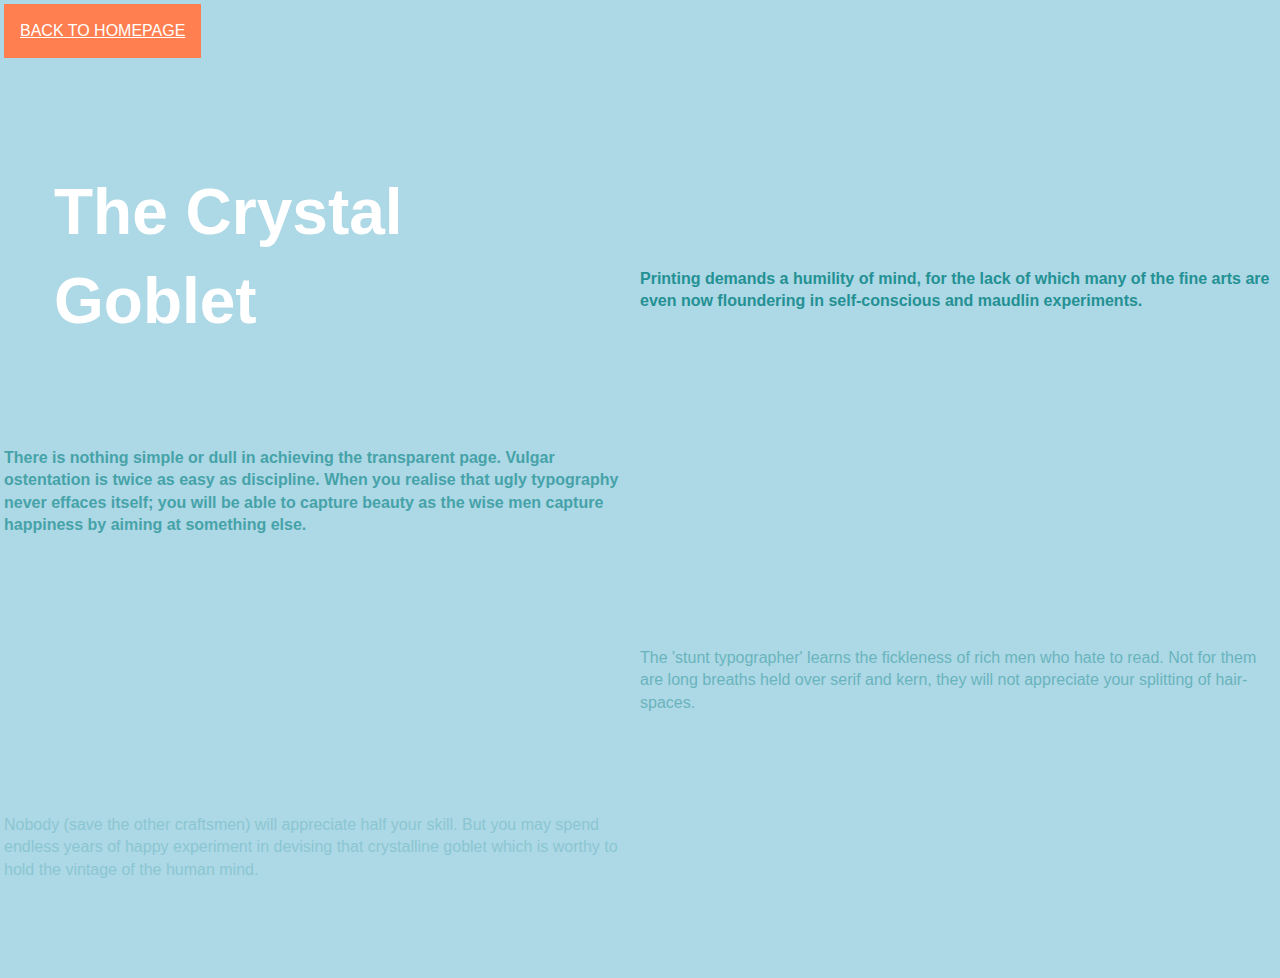
<file: responses/responses/response2.html>
<!DOCTYPE html>
<head>
	<title>Responses | The Crystal Goblet</title>
	<link rel="stylesheet" href="style.css">
	<meta name="viewport" content="width=device-width">

</head>
<body class="Goblet">
	<main>
		<!-- Your code goes here, delete my code, you can do better -->
		<div class="item">
				<a href="index.html">Back to homepage</a>
			</div> <!-- /end item -->
		
		<div class="grid">

				<div class= "goblet">The Crystal Goblet</div>
				
				<div class=goblet1>Printing demands a humility of mind, for the lack of which many of the fine arts are even now floundering in self-conscious and maudlin experiments. </div>
					
				<div class= goblet2> There is nothing simple or dull in achieving the transparent page. Vulgar ostentation is twice as easy as discipline. When you realise that ugly typography never effaces itself; you will be able to capture beauty as the wise men capture happiness by aiming at something else.</div>

				<div class= goblet3> The 'stunt typographer' learns the fickleness of rich men who hate to read. Not for them are long breaths held over serif and kern, they will not appreciate your splitting of hair-spaces. </div>

				<div class= goblet4> Nobody (save the other craftsmen) will appreciate half your skill. But you may spend endless years of happy experiment in devising that crystalline goblet which is worthy to hold the vintage of the human mind.</div>


			</div> <!-- /end item -->

			

		</div> <!-- /end grid -->

	</main>
</body>
</file>
<file: styles/style.css>
body {
	background-color: lightblue;
	color: black;
	font-family: Georgia, serif;
	line-height: 1.4;
	font-size: 16px;
	max-width: 40em;
	margin-right: auto;
	margin-left: auto;
	padding: 8px;
}

h1 {
	text-align: center;
	font-weight: bold;
	font-size: 32px;
	text-shadow: 2px 2px white;
}

h2 {font-style: italic;
	color: #353535;
	text-align: center;
	font-size: 16px;
	font-weight: lighter;
	margin-top: 22px;
	margin-bottom: 22px;
	background-color: #cccccc;
	outline: 3px dotted black;
	padding: 6px;
}

h3 {
	font-size: 16px;
	font-weight: bold;
	text-transform: uppercase;
	color: #cccccc;
	background-color: black;
	padding: 6px;
	margin-bottom: 20px;
	margin-top: 32px;
	display: block;
}

h4 { text-transform: uppercase;
	text-decoration: underline;
	font-size: 16px;
	font-weight: normal;
	margin-bottom: 8px;
	margin-top: 32px;
}

p {
	margin-top: 0;
	margin-bottom: 16px;
	text-indent: 8px;
}

em {
	text-align: center;
	color: #cccccc;
	margin-bottom: 22px;
	background-color: black;
	padding: 6px;
	display: block;
}

ul {
	list-style: square;
	font-weight: normal;
	margin-top: 8px;
	margin-bottom: 20px;
}
</file>
<file: type/styles.css>
/* Type */

h1 {
	text-align:center;
	font-family:Fira Sans Condensed;
	font-style:bold
	color:cyan;
	font-size:5em;
	letter-spacing: 8px
	}

body {
	background-color: black;
	color: white;
	text-align: justify;
	font-family: 'Fira Sans Condensed', serif;
	font-weight:300;
	line-height: 1.3;
    font-size: 1em;
    margin: 100px;
}

div.a {
  width: 400px;
  border: 2px solid cyan;
  padding: 15px;
  margin-top:15em;
  margin-left: 40em;
  opacity: 0.2;
}

.letter1 {
	display: block;
	margin-block-start: -0.1em;
	margin-block-end:-3px;
	font-weight: bold;
	position:absolute;
	transform: rotateY(180deg);
	color:white;
	text-shadow: 5px 5px crimson,-5px -5px cyan;
	letter-spacing: 0.1em;
	margin-left: 5em;
}

.letter2 {
	display: block;
	margin-block-start: 1em;
	margin-block-end: 20px;
	font-weight: bold;
	position: absolute; 
	color:white;
	text-shadow: 5px 5px crimson,-5px -5px cyan;
	letter-spacing: 0.1em;
	margin-left: -1em;
}

.letter3 {
	font-size: 2em;
    opacity: 0.4;
    position: absolute;
    top:13em;
    left:-3em;
    transform: skewY(15deg);
}

.letter4 {
	font-size: 0.1em;
    opacity: 0.4;
    position: absolute;
    top:60em;
    left:60em;
    transform: rotate(45deg);
    margin-block-start: 30em;
	margin-block-end: 40px;
}

.letter5 {
	font-size: 0.1em;
    opacity: 0.4;
    position: absolute;
    top:60em;
    left:60em;
    transform: rotate(270deg);
    margin-block-start: 30em;
	margin-block-end: 40px;
}

.letter6 {
	font-size: 0.1em;
    opacity: 0.4;
    position: absolute;
    top:60em;
    left:60em;
    margin-block-start: 30em;
	margin-block-end: 40px;
}

.letter7 {
	font-size: 0.1em;
    opacity: 0.4;
    position: absolute;
    top:60em;
    left:60em;
    transform: rotate(315deg);
    margin-block-start: 30em;
	margin-block-end: 40px;
}

.letter33 {
	font-size: 6em;
	color: lightblue;
    opacity: 0.4;
    position: absolute;
    top:4em;
    right:6em;
    transform: skewY(15deg);
}

.info {
	font-family:'Fira Sans Condensed', sans-serif;
	font-size: 1em;
	max-width: 15em;
	margin-block-start: 10em;
	margin-block-end:6em;
	color: grey;
	font-weight:400;
	position: absolute;
	transform: rotate(-90deg);
	line-height: 2em
}

.info2 {
	font-family:'Fira Sans Condensed', sans-serif;
	font-size: 2em;
	font-style: italic;
	max-width: 40em;
	margin-block-start:20.2em;
	margin-block-end:30em;
	color: grey;
	font-weight:400;
	position: absolute;
	transform: skew(4deg);
	line-height: 2em
}

.other-font {
	font-family:Josefin-Slab, serif;
	font-style: italic;
	width: 440pt;
	color: cyan;
	font-size: 1em;
}

.important {
	font-family:'Fira Sans Condensed', sans-serif;
	color:crimson;
	font-weight:100;
	font-size:2.7em;
	opacity: 0.3;
}

.moral {
	font-family:'Fira Sans Condensed', sans-serif;
	color: lightgrey;
	font-weight:600;
	font-size: 4em;
	left: 3.3em;
	filter: blur(4px);
	transform:skew(-45deg);
}

.moral2 {
	font-family:'Fira Sans Condensed', sans-serif;
	color: lightgrey;
	font-weight:600;
	font-size: 4em;
	left: 3.3em;
	filter: blur(3px);
	transform:skew(-45deg);
}

.moral3 {
	font-family:'Fira Sans Condensed', sans-serif;
	color: lightgrey;
	font-weight:600;
	font-size: 4em;
	left: 3.3em;
	filter: blur(2px);
	transform:skew(-45deg);
}

.moral4 {
	font-family:'Fira Sans Condensed', sans-serif;
	color: lightgrey;
	font-weight:600;
	font-size: 4em;
	left: 3.3em;
	filter: blur(1px);
	transform:skew(-45deg);
}

.moral5 {
	font-family:'Fira Sans Condensed', sans-serif;
	color: lightgrey;
	font-weight:600;
	font-size: 4em;
	left: 3.3em;
	filter: blur(0px);
	transform:skew(-45deg);
}

.center {
	display: block;
    max-width: 16em;
    margin-left: 40em;
    margin-block-start: -8em;
    margin-block-end: 6em;
    color: white;
    text-align: justify right;
    font-size: 1em;
    line-height: 19pt;
}

.center2 {
	display: block;
    max-width: 16em;
    margin-left: 60em;
    margin-block-start: -8em;
    margin-block-end: 6em;
    color: white;
    text-align: justify right;
    font-size: 1em;
    line-height: 19pt;
    transform: rotateY(180deg);
}
</file>
<file: responses/responses/style.css>
/* Responses */

* {
	box-sizing: border-box;
}

body {
	background-color: lightblue;
	color: black;
	font-family: Helvetica, Arial, sans-serif;
	font-weight: normal;
	line-height: 1.4;
	font-size: 16px;
	margin: 0.25em;
	padding: 0;
}

img {
	max-width: 100%;
	height: auto;
}



/* Typography */

h1 {
	font-size: 7em;
	font-weight: bold;
	margin: 0 0 1em 0;
	text-transform: uppercase;
	margin-top: 400px;
	margin-left:200px;
}

h2 {
	font-size: 1.5em;
	font-weight: normal;
	margin: 0 0 1em 0;
}

h3 {
	font-size: 1em;
	font-weight: bold;
	text-transform: uppercase;
	margin: 0 0 1em 0;
}

p {
	margin: 0 0 1em 0;
}

a {
	border: 1px solid black
	border-radius: 2em;
	padding: 1em 1em;
	text-transform: uppercase;
	display: inline-block;
	margin: 0 0 1em 0;
	background-color: coral;
	color: white;
	text-decoration: underline;
	transition: all 0.3s;
}


a:hover {
	color: black;
	text-decoration: underline;
}

.button {
	border: 1px solid black;
	border-radius: 3em;
	padding: 1em 1em;
	text-decoration: none;
	text-transform: uppercase;
	display: inline-block;
	margin: 0 0 1em 0;
}

.button:hover {
	background-color: black;
	color: white;
}



/* Grid */

.grid {
	display: grid;
	grid-template-columns: 100%;
	align-content: center;
	min-height: 100vh;
}

.items {
	padding: 0.5em;
	margin-left:500px;
}

@media (min-width: 40em) {
	.grid {
		grid-template-columns: 50% 50%;
	}


.Handmade: {
	background-color: blue;
	}

.Handmade h1 {
	color: coral;
	font-size:4em;
	margin-top: auto;
	margin-left: 400px;
	margin-right: -1600px;
}

.handmadetype {
	color: white;
	font-size: 15px;
	margin-left: 300px; 
}

.handmadetype2 {
	color: teal;
	font-size: 15px;
	margin-left:500px;
}

.handmadetype3 {
	color: white;
	font-size: 15px;
	margin-left:100px;
	margin-right:-400px;
}

.handmadetype4 {
	color: teal;
	font-weight: bold;
	font-size: 2.7em;
	opacity: 0.3;
	margin-left:-450px;
	margin-right:-700px;
	margin-top:10px;
}

.goblet {
	color: white;
	font-weight: bold;
	margin-top: -50;
	font-size: 4em;
	margin-left: 50px;
	margin-right: 50px;
}

.goblet1 {
	color:teal;
	font-weight: bolder;
	margin: auto;
	margin-top:100px;
	opacity: 0.8
}

.goblet2 {
	color:teal;
	font-weight: bold;
	opacity:0.6;
	margin: auto;
	margin-top:100px;
}

.goblet3 {
	color:teal;
	font-weight: normal;
	opacity: 0.4;
	margin: auto;
	margin-top:300px;
}

.goblet4 {
	color:teal;
	font-weight: lighter;
	opacity: 0.2;
	margin: auto;
	margin-top:100px;
}
</file>
